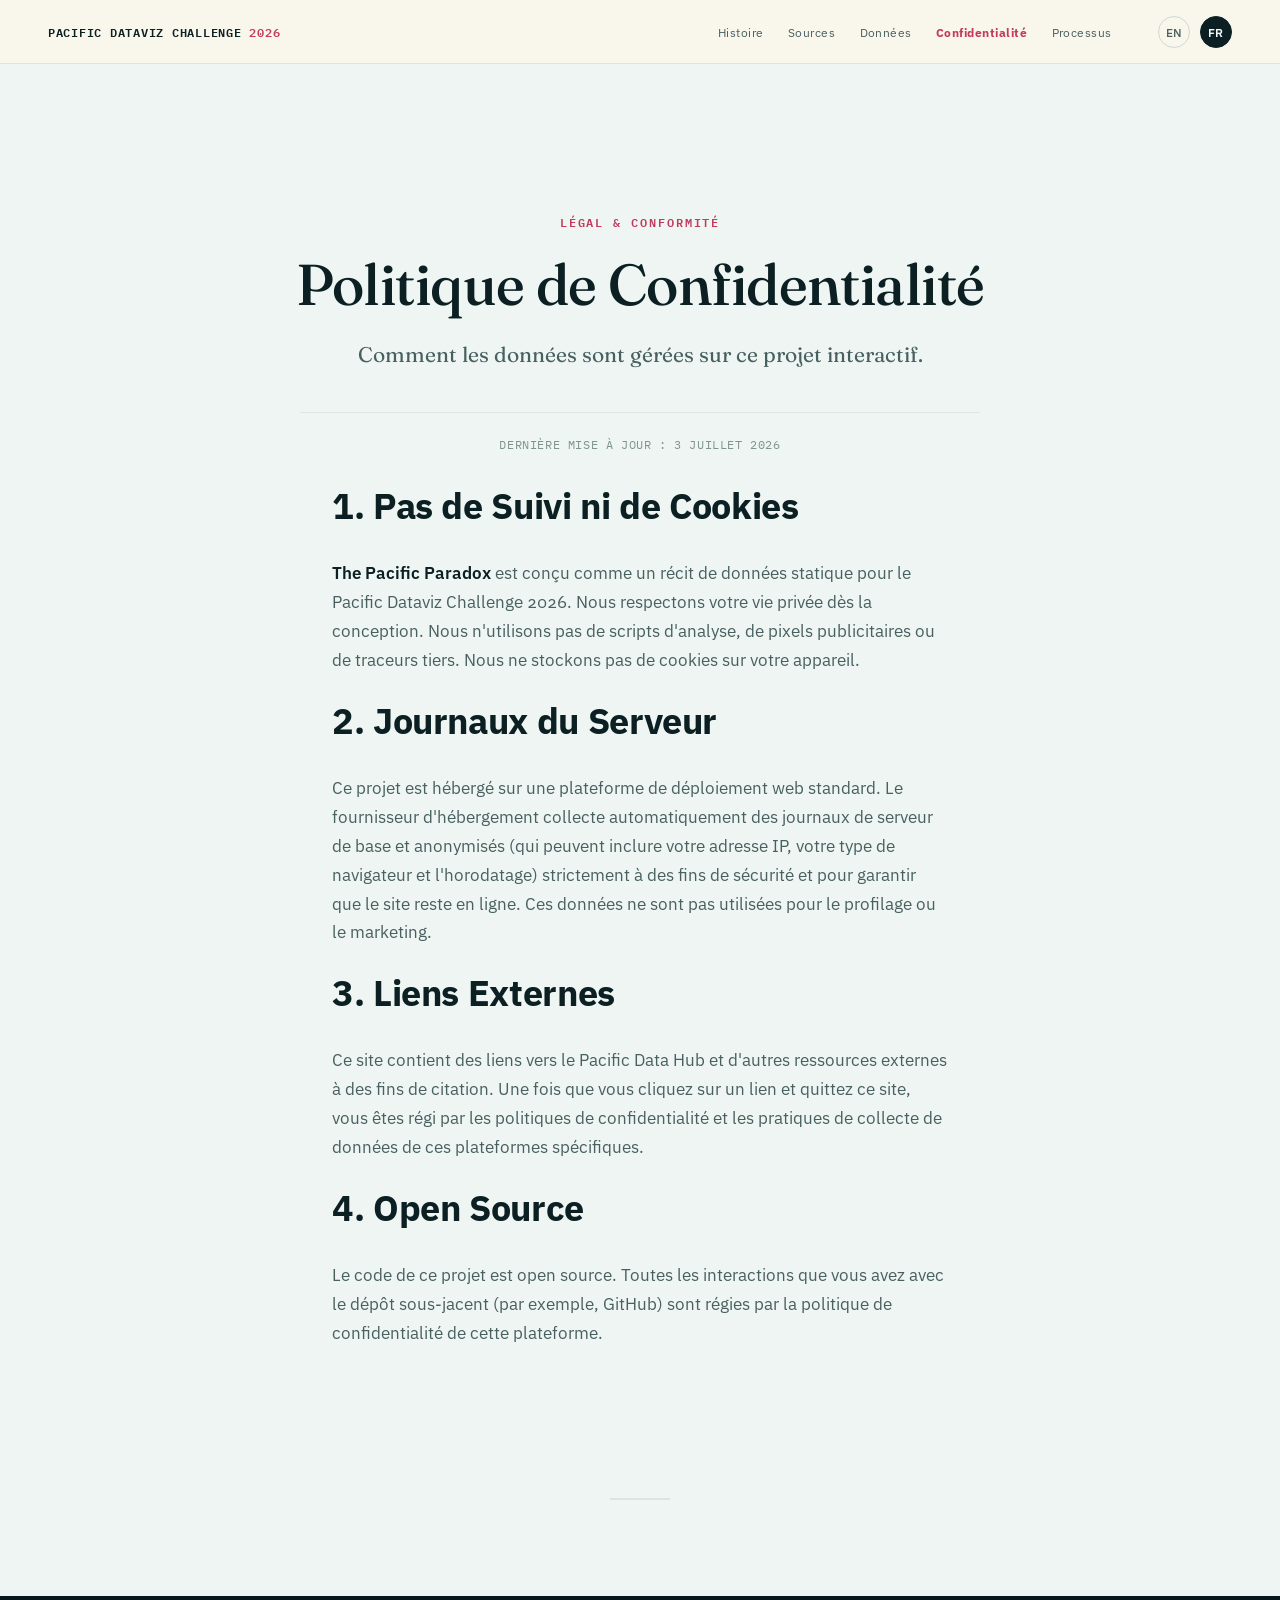
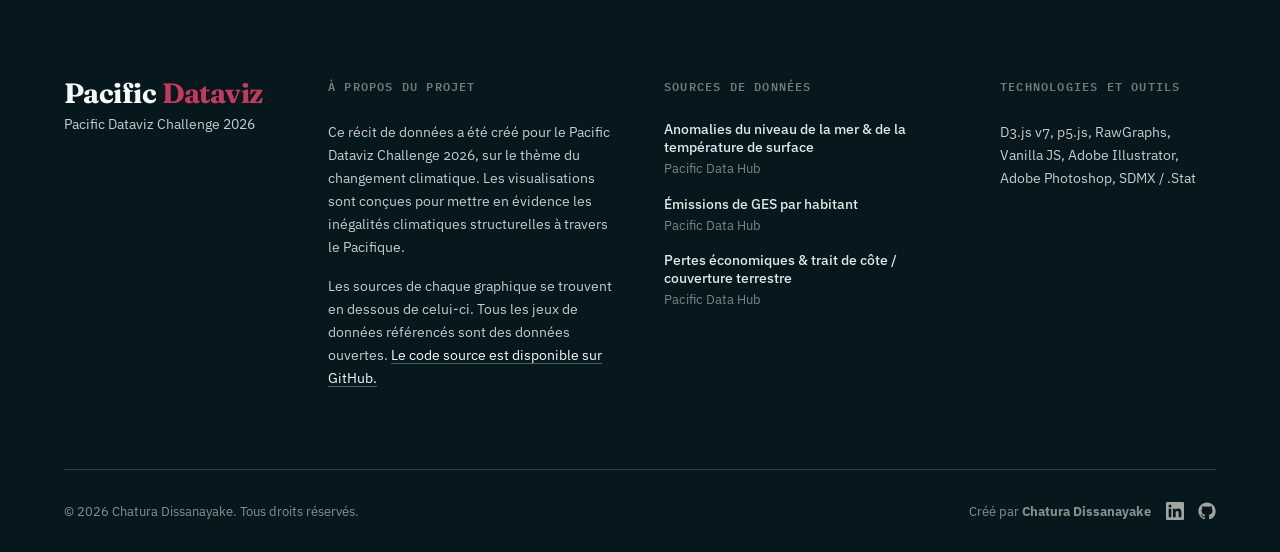
<file: privacy-fr.html>
<!DOCTYPE html>
<html lang="fr">
<head>
<meta charset="UTF-8">
<meta name="viewport" content="width=device-width, initial-scale=1.0">
<meta name="description" content="Politique de confidentialité pour le projet de visualisation de données The Pacific Paradox.">
<title>Politique de Confidentialité | Le Prix Climatique Injuste</title>
<link rel="preconnect" href="https://fonts.googleapis.com">
<link rel="preconnect" href="https://fonts.gstatic.com" crossorigin>
<link href="https://fonts.googleapis.com/css2?family=Fraunces:ital,opsz,wght@0,9..144,400;0,9..144,500;0,9..144,600;1,9..144,400&family=IBM+Plex+Sans:wght@400;500;600;700&family=IBM+Plex+Mono:wght@400;500;600&display=swap" rel="stylesheet">
<link rel="stylesheet" href="css/main.css">
<link rel="stylesheet" href="css/layout.css">
<link rel="stylesheet" href="css/components.css">
<style>
    /* Force the nav and language switcher to stay visible and in light-mode 
       since this page does not have the dark hero section to scroll past. */
    .editorial-nav {
        transform: translateY(0) !important;
        opacity: 1 !important;
        pointer-events: auto !important;
    }
    .global-lang-switch .lang-btn {
        border-color: #cdd8d4 !important;
        color: var(--ink-soft) !important;
    }
    .global-lang-switch .lang-btn.active {
        background-color: var(--ink) !important;
        color: var(--paper) !important;
        border-color: var(--ink) !important;
    }
    .global-lang-switch .lang-btn:hover:not(.active) {
        border-color: var(--ink) !important;
        color: var(--ink) !important;
    }
</style>
</head>
<body>
<a class="skip-link" href="#policy-content">Passer à la politique</a>

<div class="global-lang-switch">
    <a href="privacy.html" class="lang-btn" aria-label="English">EN</a>
    <a href="privacy-fr.html" class="lang-btn active" aria-label="Français">FR</a>
</div>

<nav class="editorial-nav">
    <a href="index-fr.html#kinetic-hero" class="nav-brand">Pacific Dataviz Challenge <span>2026</span></a>
    <div class="nav-links">
        <a href="index-fr.html#overview" class="nav-link-secondary">Histoire</a>
        <a href="index-fr.html#methodology" class="nav-link-secondary">Sources</a>
        <a href="index-fr.html#footer-sources" class="nav-link-secondary">Données</a>
        <a href="privacy-fr.html" class="nav-link-primary" aria-current="true">Confidentialité</a>
        <a href="https://medium.com/" target="_blank" rel="noopener" class="nav-link-secondary">Processus</a>
    </div>
</nav>

<main class="immersive-canvas" style="padding-top: 100px;">
    
    <header class="report-header" id="policy-content" style="padding-bottom: 2rem;">
        <span class="report-eyebrow">Légal & Conformité</span>
        <h1 class="report-main-title">Politique de Confidentialité</h1>
        <p class="report-standfirst">Comment les données sont gérées sur ce projet interactif.</p>
        <div class="meta-data-line">
            <span>Dernière mise à jour : 3 juillet 2026</span>
        </div>
    </header>

    <section class="article-section">
        <div class="article-copy">
            <h2 class="editorial-subhead">1. Pas de Suivi ni de Cookies</h2>
            <p><strong>The Pacific Paradox</strong> est conçu comme un récit de données statique pour le Pacific Dataviz Challenge 2026. Nous respectons votre vie privée dès la conception. Nous n'utilisons pas de scripts d'analyse, de pixels publicitaires ou de traceurs tiers. Nous ne stockons pas de cookies sur votre appareil.</p>

            <h2 class="editorial-subhead">2. Journaux du Serveur</h2>
            <p>Ce projet est hébergé sur une plateforme de déploiement web standard. Le fournisseur d'hébergement collecte automatiquement des journaux de serveur de base et anonymisés (qui peuvent inclure votre adresse IP, votre type de navigateur et l'horodatage) strictement à des fins de sécurité et pour garantir que le site reste en ligne. Ces données ne sont pas utilisées pour le profilage ou le marketing.</p>

            <h2 class="editorial-subhead">3. Liens Externes</h2>
            <p>Ce site contient des liens vers le Pacific Data Hub et d'autres ressources externes à des fins de citation. Une fois que vous cliquez sur un lien et quittez ce site, vous êtes régi par les politiques de confidentialité et les pratiques de collecte de données de ces plateformes spécifiques.</p>
            
            <h2 class="editorial-subhead">4. Open Source</h2>
            <p>Le code de ce projet est open source. Toutes les interactions que vous avez avec le dépôt sous-jacent (par exemple, GitHub) sont régies par la politique de confidentialité de cette plateforme.</p>
        </div>
    </section>

    <!-- ============ FOOTER ============ -->
    <footer class="terminal-footer">
        <svg class="footer-contours" viewBox="0 0 1440 420" preserveAspectRatio="none" aria-hidden="true">
            <!-- Contour paths handled by main.js if needed, or left empty for static design -->
        </svg>
        <div class="footer-main-grid">
            <div class="footer-col brand-col">
                <span class="footer-logo">Pacific <span>Dataviz</span></span>
                <span class="footer-sublogo">Pacific Dataviz Challenge 2026</span>
            </div>

            <div class="footer-col">
                <h4 class="footer-heading">À propos du projet</h4>
                <p class="footer-text">Ce récit de données a été créé pour le Pacific Dataviz Challenge 2026, sur le thème du changement climatique. Les visualisations sont conçues pour mettre en évidence les inégalités climatiques structurelles à travers le Pacifique.</p>
                <p class="footer-text">Les sources de chaque graphique se trouvent en dessous de celui-ci. Tous les jeux de données référencés sont des données ouvertes. <a href="#" class="footer-link">Le code source est disponible sur GitHub.</a></p>
            </div>

            <div class="footer-col" id="footer-sources">
                <h4 class="footer-heading">Sources de données</h4>
                <ul class="footer-list">
                    <li>
                        <strong>Anomalies du niveau de la mer &amp; de la température de surface</strong>
                        <span>Pacific Data Hub</span>
                    </li>
                    <li>
                        <strong>Émissions de GES par habitant</strong>
                        <span>Pacific Data Hub</span>
                    </li>
                    <li>
                        <strong>Pertes économiques &amp; trait de côte / couverture terrestre</strong>
                        <span>Pacific Data Hub</span>
                    </li>
                </ul>
            </div>

            <div class="footer-col">
                <h4 class="footer-heading">Technologies et outils</h4>
                <p class="footer-text">
                    D3.js v7, p5.js, RawGraphs, Vanilla JS, Adobe Illustrator, Adobe Photoshop, SDMX / .Stat
                </p>
            </div>
        </div>

        <div class="footer-bottom-bar">
            <div class="footer-bottom-left">
                <span>© 2026 Chatura Dissanayake. Tous droits réservés.</span>
            </div>
            <div class="footer-bottom-right">
                <span>Créé par <strong>Chatura Dissanayake</strong></span>
                <a href="https://linkedin.com" target="_blank" rel="noopener" aria-label="LinkedIn" class="social-icon">
                    <svg viewBox="0 0 24 24" width="18" height="18" fill="currentColor">
                        <path d="M20.447 20.452h-3.554v-5.569c0-1.328-.027-3.037-1.852-3.037-1.853 0-2.136 1.445-2.136 2.939v5.667H9.351V9h3.414v1.561h.046c.477-.9 1.637-1.85 3.37-1.85 3.601 0 4.267 2.37 4.267 5.455v6.286zM5.337 7.433a2.062 2.062 0 0 1-2.063-2.065 2.064 2.064 0 1 1 2.063 2.065zM7.119 20.452H3.554V9h3.565v11.452zM22.225 0H1.771C.792 0 0 .774 0 1.729v20.542C0 23.227.792 24 1.771 24h20.451C23.2 24 24 23.227 24 22.271V1.729C24 .774 23.2 0 22.222 0h.003z"/>
                    </svg>
                </a>
                <a href="https://github.com" target="_blank" rel="noopener" aria-label="GitHub" class="social-icon">
                    <svg viewBox="0 0 24 24" width="18" height="18" fill="currentColor">
                        <path d="M12 .5C5.73.5.5 5.73.5 12c0 5.08 3.29 9.39 7.86 10.91.57.1.79-.25.79-.55 0-.27-.01-1.16-.02-2.11-3.2.7-3.88-1.36-3.88-1.36-.52-1.34-1.28-1.7-1.28-1.7-1.05-.72.08-.7.08-.7 1.16.08 1.77 1.19 1.77 1.19 1.03 1.77 2.7 1.26 3.36.96.1-.75.4-1.26.73-1.55-2.55-.29-5.24-1.28-5.24-5.68 0-1.26.45-2.28 1.19-3.09-.12-.29-.52-1.46.11-3.04 0 0 .97-.31 3.18 1.18a11.1 11.1 0 0 1 5.79 0c2.2-1.49 3.17-1.18 3.17-1.18.64 1.58.24 2.75.12 3.04.74.81 1.18 1.83 1.18 3.09 0 4.41-2.69 5.38-5.25 5.67.41.36.78 1.06.78 2.14 0 1.54-.01 2.79-.01 3.17 0 .3.21.66.8.55A10.52 10.52 0 0 0 23.5 12C23.5 5.73 18.27.5 12 .5z"/>
                    </svg>
                </a>
            </div>
        </div>
    </footer>
</main>

<script src="js/utils.js"></script>
<script src="js/main.js"></script>
</body>
</html>
</file>
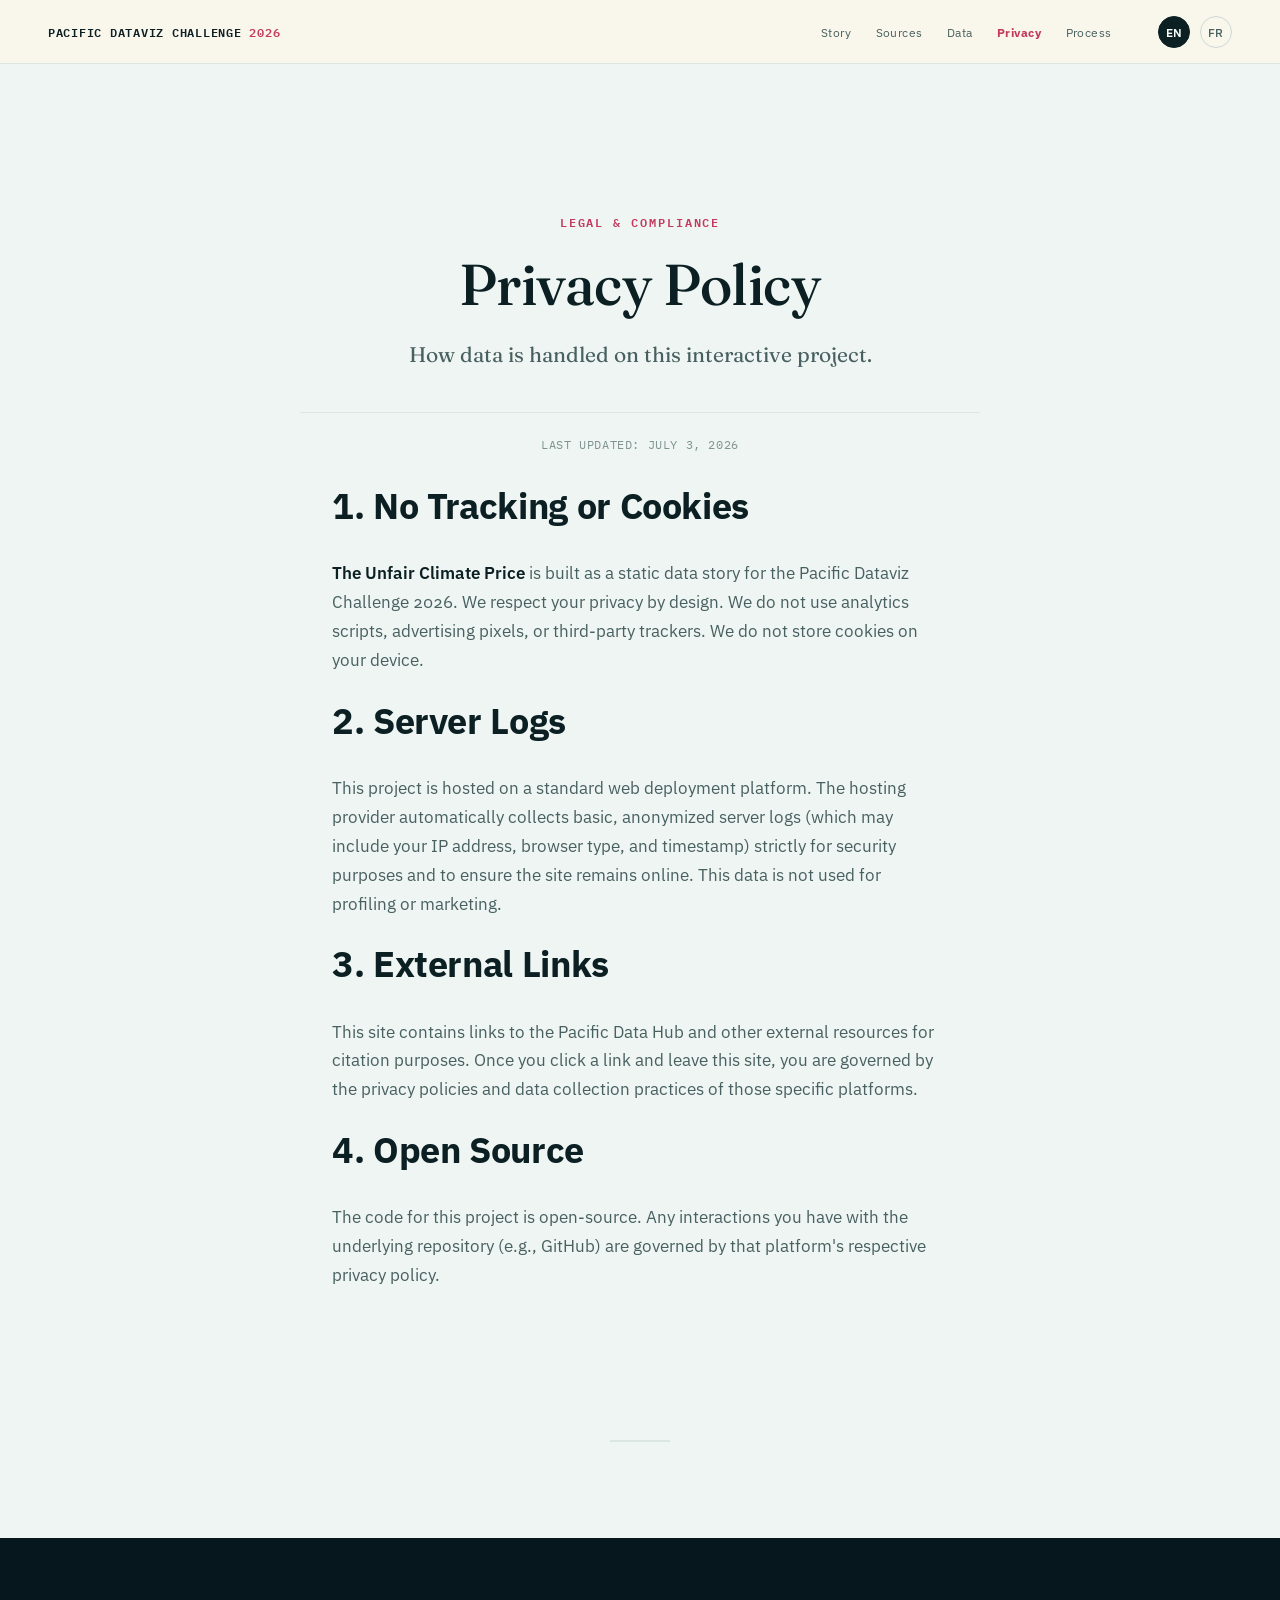
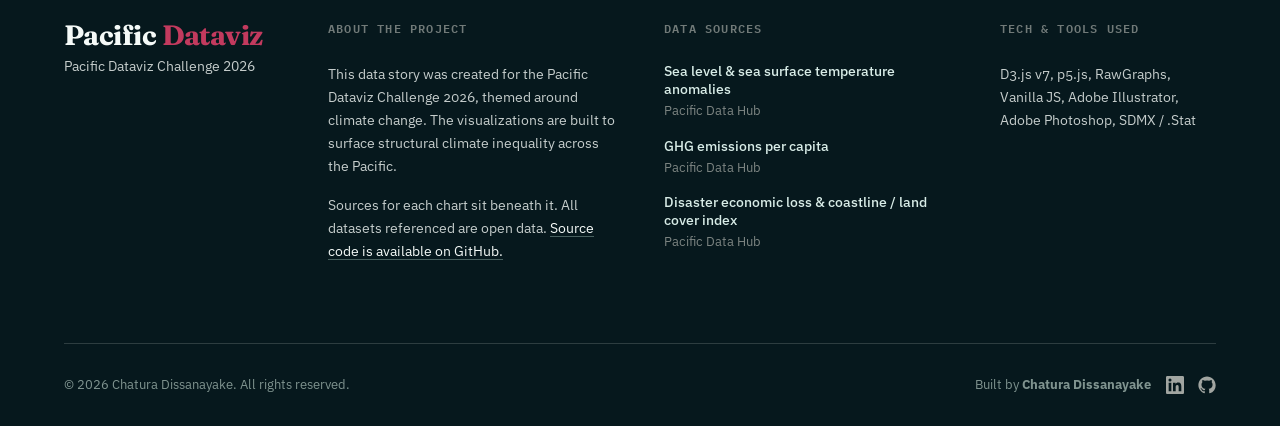
<file: privacy.html>
<!DOCTYPE html>
<html lang="en">
<head>
<meta charset="UTF-8">
<meta name="viewport" content="width=device-width, initial-scale=1.0">
<meta name="description" content="Privacy Policy for The Unfair Climate Price data visualization project.">
<title>Privacy Policy | The Unfair Climate Price</title>
<link rel="preconnect" href="https://fonts.googleapis.com">
<link rel="preconnect" href="https://fonts.gstatic.com" crossorigin>
<link href="https://fonts.googleapis.com/css2?family=Fraunces:ital,opsz,wght@0,9..144,400;0,9..144,500;0,9..144,600;1,9..144,400&family=IBM+Plex+Sans:wght@400;500;600;700&family=IBM+Plex+Mono:wght@400;500;600&display=swap" rel="stylesheet">
<link rel="stylesheet" href="css/main.css">
<link rel="stylesheet" href="css/layout.css">
<link rel="stylesheet" href="css/components.css">
<style>
    /* Force the nav and language switcher to stay visible and in light-mode 
       since this page does not have the dark hero section to scroll past. */
    .editorial-nav {
        transform: translateY(0) !important;
        opacity: 1 !important;
        pointer-events: auto !important;
    }
    .global-lang-switch .lang-btn {
        border-color: #cdd8d4 !important;
        color: var(--ink-soft) !important;
    }
    .global-lang-switch .lang-btn.active {
        background-color: var(--ink) !important;
        color: var(--paper) !important;
        border-color: var(--ink) !important;
    }
    .global-lang-switch .lang-btn:hover:not(.active) {
        border-color: var(--ink) !important;
        color: var(--ink) !important;
    }
</style>
</head>
<body>
<a class="skip-link" href="#policy-content">Skip to policy</a>

<div class="global-lang-switch">
    <a href="privacy.html" class="lang-btn active" aria-label="English">EN</a>
    <!-- Assuming you will create a privacy-fr.html, otherwise link back to index-fr.html -->
    <a href="index-fr.html" class="lang-btn" aria-label="Français">FR</a>
</div>

<nav class="editorial-nav">
    <a href="index.html#kinetic-hero" class="nav-brand">Pacific Dataviz Challenge <span>2026</span></a>
    <div class="nav-links">
        <a href="index.html#overview" class="nav-link-secondary">Story</a>
        <a href="index.html#methodology" class="nav-link-secondary">Sources</a>
        <a href="index.html#footer-sources" class="nav-link-secondary">Data</a>
        <a href="privacy.html" class="nav-link-primary" aria-current="true">Privacy</a>
        <a href="https://medium.com/" target="_blank" rel="noopener" class="nav-link-secondary">Process</a>
    </div>
</nav>

<main class="immersive-canvas" style="padding-top: 100px;">
    
    <header class="report-header" id="policy-content" style="padding-bottom: 2rem;">
        <span class="report-eyebrow">Legal & Compliance</span>
        <h1 class="report-main-title">Privacy Policy</h1>
        <p class="report-standfirst">How data is handled on this interactive project.</p>
        <div class="meta-data-line">
            <span>Last updated: July 3, 2026</span>
        </div>
    </header>

    <section class="article-section">
        <div class="article-copy">
            <h2 class="editorial-subhead">1. No Tracking or Cookies</h2>
            <p><strong>The Unfair Climate Price</strong> is built as a static data story for the Pacific Dataviz Challenge 2026. We respect your privacy by design. We do not use analytics scripts, advertising pixels, or third-party trackers. We do not store cookies on your device.</p>

            <h2 class="editorial-subhead">2. Server Logs</h2>
            <p>This project is hosted on a standard web deployment platform. The hosting provider automatically collects basic, anonymized server logs (which may include your IP address, browser type, and timestamp) strictly for security purposes and to ensure the site remains online. This data is not used for profiling or marketing.</p>

            <h2 class="editorial-subhead">3. External Links</h2>
            <p>This site contains links to the Pacific Data Hub and other external resources for citation purposes. Once you click a link and leave this site, you are governed by the privacy policies and data collection practices of those specific platforms.</p>
            
            <h2 class="editorial-subhead">4. Open Source</h2>
            <p>The code for this project is open-source. Any interactions you have with the underlying repository (e.g., GitHub) are governed by that platform's respective privacy policy.</p>
        </div>
    </section>

    <!-- ============ FOOTER ============ -->
    <footer class="terminal-footer">
        <svg class="footer-contours" viewBox="0 0 1440 420" preserveAspectRatio="none" aria-hidden="true">
            <!-- Contour paths handled by main.js if needed, or left empty for static design -->
        </svg>
        <div class="footer-main-grid">
            <div class="footer-col brand-col">
                <span class="footer-logo">Pacific <span>Dataviz</span></span>
                <span class="footer-sublogo">Pacific Dataviz Challenge 2026</span>
            </div>

            <div class="footer-col">
                <h4 class="footer-heading">About the project</h4>
                <p class="footer-text">This data story was created for the Pacific Dataviz Challenge 2026, themed around climate change. The visualizations are built to surface structural climate inequality across the Pacific.</p>
                <p class="footer-text">Sources for each chart sit beneath it. All datasets referenced are open data. <a href="#" class="footer-link">Source code is available on GitHub.</a></p>
            </div>

            <div class="footer-col">
                <h4 class="footer-heading">Data sources</h4>
                <ul class="footer-list">
                    <li>
                        <strong>Sea level &amp; sea surface temperature anomalies</strong>
                        <span>Pacific Data Hub</span>
                    </li>
                    <li>
                        <strong>GHG emissions per capita</strong>
                        <span>Pacific Data Hub</span>
                    </li>
                    <li>
                        <strong>Disaster economic loss &amp; coastline / land cover index</strong>
                        <span>Pacific Data Hub</span>
                    </li>
                </ul>
            </div>

            <div class="footer-col">
                <h4 class="footer-heading">Tech &amp; tools used</h4>
                <p class="footer-text">
                    D3.js v7, p5.js, RawGraphs, Vanilla JS, Adobe Illustrator, Adobe Photoshop, SDMX / .Stat
                </p>
            </div>
        </div>

        <div class="footer-bottom-bar">
            <div class="footer-bottom-left">
                <span>© 2026 Chatura Dissanayake. All rights reserved.</span>
            </div>
            <div class="footer-bottom-right">
                <span>Built by <strong>Chatura Dissanayake</strong></span>
                <a href="https://linkedin.com" target="_blank" rel="noopener" aria-label="LinkedIn" class="social-icon">
                    <svg viewBox="0 0 24 24" width="18" height="18" fill="currentColor">
                        <path d="M20.447 20.452h-3.554v-5.569c0-1.328-.027-3.037-1.852-3.037-1.853 0-2.136 1.445-2.136 2.939v5.667H9.351V9h3.414v1.561h.046c.477-.9 1.637-1.85 3.37-1.85 3.601 0 4.267 2.37 4.267 5.455v6.286zM5.337 7.433a2.062 2.062 0 0 1-2.063-2.065 2.064 2.064 0 1 1 2.063 2.065zM7.119 20.452H3.554V9h3.565v11.452zM22.225 0H1.771C.792 0 0 .774 0 1.729v20.542C0 23.227.792 24 1.771 24h20.451C23.2 24 24 23.227 24 22.271V1.729C24 .774 23.2 0 22.222 0h.003z"/>
                    </svg>
                </a>
                <a href="https://github.com" target="_blank" rel="noopener" aria-label="GitHub" class="social-icon">
                    <svg viewBox="0 0 24 24" width="18" height="18" fill="currentColor">
                        <path d="M12 .5C5.73.5.5 5.73.5 12c0 5.08 3.29 9.39 7.86 10.91.57.1.79-.25.79-.55 0-.27-.01-1.16-.02-2.11-3.2.7-3.88-1.36-3.88-1.36-.52-1.34-1.28-1.7-1.28-1.7-1.05-.72.08-.7.08-.7 1.16.08 1.77 1.19 1.77 1.19 1.03 1.77 2.7 1.26 3.36.96.1-.75.4-1.26.73-1.55-2.55-.29-5.24-1.28-5.24-5.68 0-1.26.45-2.28 1.19-3.09-.12-.29-.52-1.46.11-3.04 0 0 .97-.31 3.18 1.18a11.1 11.1 0 0 1 5.79 0c2.2-1.49 3.17-1.18 3.17-1.18.64 1.58.24 2.75.12 3.04.74.81 1.18 1.83 1.18 3.09 0 4.41-2.69 5.38-5.25 5.67.41.36.78 1.06.78 2.14 0 1.54-.01 2.79-.01 3.17 0 .3.21.66.8.55A10.52 10.52 0 0 0 23.5 12C23.5 5.73 18.27.5 12 .5z"/>
                    </svg>
                </a>
            </div>
        </div>
    </footer>
</main>

<script src="js/utils.js"></script>
<script src="js/main.js"></script>
<!-- Note: data.js and animations.js aren't strictly needed for this text page, 
     so leaving them out saves bandwidth. -->
</body>
</html>
</file>
<file: css/main.css>
/* ============================================================
   THE PACIFIC PARADOX — design tokens
   Palette is built from the subject, not a template: deep lagoon
   navy for night/ocean passages, cool seafoam for the reading
   surface, a rose-red for loss/damage data and a lagoon teal for
   ecosystem/resilience data. Gold is reserved for small emphasis.
   ============================================================ */
:root {
    /* surfaces */
    --bg-paper: #eef5f3;
    --bg-paper-soft: #e1ece8;
    --bg-deep: #06181d;
    --bg-deep-soft: #0f2c34;

    /* ink */
    --ink: #0c2024;
    --ink-soft: #48605f;
    --ink-faint: #7f938f;
    --paper: #f5faf8;
    --paper-soft: rgba(245, 250, 248, 0.8);

    /* accents — rose for cost/loss, teal for ecosystem/resilience, gold for emphasis */
    --accent-coral: #c23a5e;
    --accent-coral-soft: #f2dbe2;
    --accent-teal: #12796f;
    --accent-teal-soft: #d8ece7;
    --accent-gold: #c79a3d;

    /* structure */
    --line: #dbe6e1;
    --line-on-dark: rgba(245, 250, 248, 0.16);

    /* type */
    --font-display: 'Fraunces', 'Times New Roman', serif;
    --font-sans: 'IBM Plex Sans', 'Helvetica Neue', Arial, sans-serif;
    --font-mono: 'IBM Plex Mono', ui-monospace, monospace;
    --ease-editorial: cubic-bezier(0.16, 1, 0.3, 1);
}

* {
    margin: 0;
    padding: 0;
    box-sizing: border-box;
}
html {
    scroll-behavior: smooth;
}
body {
    font-family: var(--font-sans);
    color: var(--ink);
    background-color: var(--bg-paper);
    -webkit-font-smoothing: antialiased;
}
h1, h2, h3 {
    font-family: var(--font-display);
    font-weight: 500;
    line-height: 1.15;
    letter-spacing: -0.01em;
}
p {
    font-variant-numeric: oldstyle-nums;
}
a {
    color: inherit;
    text-decoration: none;
    transition: color 0.2s ease;
}
a:focus-visible,
button:focus-visible,
[tabindex]:focus-visible {
    outline: 2px solid var(--accent-coral);
    outline-offset: 3px;
    border-radius: 2px;
}
button {
    font-family: inherit;
}
.sr-only {
    position: absolute;
    width: 1px;
    height: 1px;
    padding: 0;
    margin: -1px;
    overflow: hidden;
    clip: rect(0, 0, 0, 0);
    white-space: nowrap;
    border: 0;
}
.skip-link {
    position: fixed;
    top: -100px;
    left: 1rem;
    z-index: 3000;
    background: var(--ink);
    color: var(--paper);
    padding: 0.75rem 1.25rem;
    font-size: 0.85rem;
    font-weight: 600;
    border-radius: 2px;
    transition: top 0.2s var(--ease-editorial);
}
.skip-link:focus {
    top: 1rem;
    color: var(--paper);
}

/* ---- Hero kinetic type (decorative — the real <h1> lives in the masthead) ---- */
.hero-kicker {
    font-family: var(--font-mono);
    font-size: clamp(0.68rem, 0.62rem + 0.2vw, 0.78rem);
    font-weight: 500;
    letter-spacing: 0.18em;
    text-transform: uppercase;
    color: var(--accent-gold);
    margin-bottom: 1.75rem;
}
.hero-title {
    font-family: var(--font-display);
    font-size: clamp(2rem, 1.5rem + 4vw, 5.5rem);
    font-weight: 500;
    color: var(--paper);
    line-height: 1.1;
    letter-spacing: -0.02em;
    white-space: nowrap;
}
.hero-dek {
    font-family: var(--font-display);
    font-weight: 400;
    font-size: clamp(1.5rem, 1.1rem + 1.8vw, 2.5rem);
    line-height: 1.4;
    color: var(--paper);
    max-width: 40rem;
}

@media (prefers-reduced-motion: reduce) {
    html {
        scroll-behavior: auto;
    }
    *,
    *::before,
    *::after {
        animation-duration: 0.001ms !important;
        animation-iteration-count: 1 !important;
        transition-duration: 0.001ms !important;
        scroll-behavior: auto !important;
    }
}
</file>
<file: css/layout.css>
/* ============================================================
   LAYOUT — structure & rhythm
   ============================================================ */

/* Mobile blocker and restrictive media queries removed for accessibility */

.progress-container {
    position: fixed;
    top: 0;
    left: 0;
    width: 100%;
    height: 3px;
    background: transparent;
    z-index: 2000;
}
.progress-bar {
    height: 100%;
    background: var(--accent-coral);
    width: 0%;
    transition: width 0.1s ease-out;
}

/* ---- Nav ---- */
.editorial-nav {
    position: fixed;
    top: 0;
    width: 100%;
    height: 64px;
    display: flex;
    justify-content: space-between;
    align-items: center;
    padding: 0 3rem;
    font-size: 0.78rem;
    font-weight: 600;
    letter-spacing: 0.04em;
    z-index: 1000;
    background: rgba(250, 246, 236, 0.92);
    backdrop-filter: blur(10px);
    border-bottom: 1px solid var(--line);
    transform: translateY(-100%);
    opacity: 0;
    pointer-events: none;
    transition: transform 0.5s var(--ease-editorial), opacity 0.5s;
    will-change: transform, opacity;
}
.editorial-nav.is-visible {
    transform: translateY(0);
    opacity: 1;
    pointer-events: auto;
}
.nav-brand {
    font-family: var(--font-mono);
    text-transform: uppercase;
    letter-spacing: 0.06em;
    color: var(--ink);
}
.nav-brand span {
    color: var(--accent-coral);
}
.nav-links {
    display: flex;
    gap: 1.5rem;
    align-items: center;
    padding-right: 120px; /* Prevents overlap with the fixed highlighted lang switch */
}
.nav-links a {
    padding: 0.4rem 0;
    position: relative;
    transition: opacity 0.2s;
}
.nav-links a:hover {
    opacity: 0.7;
}
.nav-link-primary {
    font-weight: 700;
    color: var(--ink);
}
.nav-link-secondary {
    font-weight: 400;
    color: var(--ink-soft);
}
.nav-link-primary[aria-current="true"] {
    color: var(--accent-coral);
}

.nav-divider {
    width: 1px;
    height: 14px;
    background-color: var(--line);
    margin: 0 0.5rem;
}

.global-lang-switch {
    position: fixed;
    top: 0;
    right: 3rem;
    height: 64px; /* Matches exact nav bar height */
    z-index: 1001;
    display: flex;
    gap: 0.6rem; /* Tighter gap for the circles */
    align-items: center;
    font-family: var(--font-sans);
    font-size: 0.75rem;
    letter-spacing: 0.03em;
}

.lang-btn {
    display: flex;
    align-items: center;
    justify-content: center;
    width: 32px;
    height: 32px;
    border-radius: 50%;
    border: 1px solid rgba(245, 250, 248, 0.6);
    color: rgba(245, 250, 248, 0.9);
    font-weight: 500;
    transition: all 0.2s ease;
}

.lang-btn.active {
    background-color: var(--paper);
    color: var(--bg-deep);
    border-color: var(--paper);
    font-weight: 600;
}

.lang-btn:hover:not(.active) {
    border-color: var(--paper);
    color: var(--paper);
}

/* Light mode inversion when nav slides down */
.global-lang-switch.in-nav-mode .lang-btn {
    border-color: #cdd8d4; /* Slightly darker than standard line for visibility */
    color: var(--ink-soft);
}
.global-lang-switch.in-nav-mode .lang-btn.active {
    background-color: var(--ink);
    color: var(--paper);
    border-color: var(--ink);
}
.global-lang-switch.in-nav-mode .lang-btn:hover:not(.active) {
    border-color: var(--ink);
    color: var(--ink);
}

/* ---- Hero runway ---- */
.scroll-runway {
    position: relative;
    width: 100%;
}
.hero-runway {
    height: 400vh;
    background: var(--bg-deep);
}
.sticky-frame {
    position: sticky;
    top: 0;
    width: 100%;
    height: 100vh;
    display: flex;
    align-items: center;
    justify-content: center;
    overflow: hidden;
}
.hero-tide {
    position: absolute;
    inset: 0;
    width: 100%;
    height: 100%;
    z-index: 1;
}
.tide-field {
    position: absolute;
    inset: 0;
    width: 100%;
    height: 100%;
}
.tide-readout {
    position: absolute;
    left: 50%;
    bottom: 6vh;
    transform: translateX(-50%);
    display: flex;
    align-items: baseline;
    gap: 0.6rem;
    font-family: var(--font-mono);
    z-index: 2;
}

/* ---- Masthead ---- */
.report-header {
    width: 100%;
    max-width: 780px;
    margin: 0 auto;
    padding: 7rem 2rem 5rem 2rem;
    display: flex;
    flex-direction: column;
    align-items: center;
    text-align: center;
}

/* ---- Central figure (main / creative chart placeholder) ---- */
.central-figure {
    width: 100%;
    background: var(--bg-deep);
    color: var(--paper);
    padding: 6rem 2rem 7rem 2rem;
    margin-bottom: 6rem;
    display: flex;
    flex-direction: column;
    align-items: center;
}
.central-figure-head {
    width: 100%;
    max-width: 680px;
    text-align: center;
    margin-bottom: 3rem;
}
.central-chart-canvas {
    width: 100%;
    max-width: 1100px;
    height: 68vh;
    min-height: 460px;
}

/* ---- Article sections ---- */
.article-section {
    width: 100%;
    display: flex;
    flex-direction: column;
    align-items: center;
    margin-bottom: 6rem;
    padding-bottom: 5rem;
    position: relative;
}
.article-section::after {
    content: '';
    position: absolute;
    bottom: 0;
    left: 50%;
    transform: translateX(-50%);
    width: 60px;
    height: 2px;
    background-color: var(--line);
}
.article-copy {
    width: 100%;
    max-width: 680px;
    margin-bottom: 3rem;
    padding: 0 2rem;
}
.article-graphic {
    width: 100%;
    display: flex;
    flex-direction: column;
    align-items: center;
}
.chart-canvas {
    width: 100%;
    max-width: 960px; /* Constrains chart on ultrawide monitors */
    height: 60vh;
    min-height: 500px;
    display: flex;
    align-items: center;
    justify-content: center;
    margin: 0 auto 1.5rem auto;
}
.chart-canvas.full-bleed-canvas {
    max-width: none; /* Let the full bleed stretch normally */
    width: 100%;
    height: 80vh;
    min-height: 600px;
    position: relative;
    background: var(--bg-paper-soft);
    padding: 3rem 0;
}
.chart-canvas svg {
    width: 100%;
    height: 100%;
    max-height: 100%; /* Prevents SVG from overflowing vertically */
    display: block;
    overflow: visible;
}

/* ---- Media placeholders (photo / video / map) ---- */
.bleed-media {
    width: 100%;
    position: relative;
    margin-top: 3rem;
    margin-bottom: 4rem;
    display: flex;
    flex-direction: column;
    align-items: center;
}
.feature-media {
    width: 100%;
    height: 68vh;
    min-height: 440px;
    position: relative;
}
.media-gallery {
    width: 100%;
    max-width: 1000px;
    margin: 0 auto 5rem auto;
    padding: 0 2rem;
    display: grid;
    grid-template-columns: repeat(6, 1fr);
    grid-auto-rows: 11vw;
    gap: 0.85rem;
}
.media-gallery .media-tile:nth-child(1) { grid-column: span 4; grid-row: span 2; }
.media-gallery .media-tile:nth-child(2) { grid-column: span 2; grid-row: span 1; }
.media-gallery .media-tile:nth-child(3) { grid-column: span 2; grid-row: span 1; }
.media-gallery .media-tile:nth-child(4) { grid-column: span 3; grid-row: span 1; }
.media-gallery .media-tile:nth-child(5) { grid-column: span 3; grid-row: span 1; }

/* ---- Narrative bridge ---- */
.narrative-bridge {
    position: relative;
    width: 100%;
    background: transparent;
    color: var(--ink);
    padding: 8vh 2rem;
    margin: 4vh 0;
    display: flex;
    justify-content: center;
    overflow: hidden;
}
.narrative-bridge::before {
    content: '\201C';
    position: absolute;
    top: 50%;
    left: 50%;
    transform: translate(-50%, -40%);
    font-family: var(--font-display);
    font-size: 20rem;
    color: var(--accent-gold);
    opacity: 0.12;
    z-index: 0;
    line-height: 1;
}
.narrative-bridge p {
    position: relative;
    z-index: 1;
    max-width: 800px;
    text-align: center;
    font-family: var(--font-display);
    font-style: italic;
    font-size: clamp(1.5rem, 1.1rem + 1.2vw, 2.1rem);
    line-height: 1.55;
}

/* ---- Methodology ---- */
.methodology-section {
    width: 100%;
    max-width: 780px;
    margin: 0 auto 6rem auto;
    padding: 0 2rem;
}

/* ---- Footer ---- */
.terminal-footer {
    position: relative;
    width: 100%;
    background-color: var(--bg-deep);
    color: var(--paper);
    padding: 5rem 4rem 2rem 4rem;
    overflow: hidden;
}
.footer-main-grid {
    position: relative;
    z-index: 1;
    display: grid;
    grid-template-columns: 1.5fr 2fr 2fr 1.5fr;
    gap: 3rem;
    max-width: 1400px;
    margin: 0 auto 4rem auto;
}
.footer-bottom-bar {
    position: relative;
    z-index: 1;
    max-width: 1400px;
    margin: 0 auto;
    padding-top: 2rem;
    border-top: 1px solid var(--line-on-dark);
    display: flex;
    justify-content: space-between;
    align-items: center;
    font-family: var(--font-sans);
    font-size: 0.8rem;
    color: var(--ink-faint);
}
.footer-bottom-right {
    display: flex;
    align-items: center;
    gap: 0.9rem;
}

@media (max-width: 1024px) {
    .editorial-nav { padding: 0 1.5rem; }
    .global-lang-switch { right: 1.5rem; }
    .article-section {
        margin: 0 auto 5rem auto;
    }
    .article-copy {
        padding: 0 1.5rem;
    }
    .footer-main-grid {
        grid-template-columns: 1fr 1fr;
    }
    .chart-canvas {
        height: 45vh;
        min-height: 400px;
    }
    .central-chart-canvas {
        height: 50vh;
        min-height: 380px;
    }
    .editorial-nav {
        padding: 1.1rem 1.5rem;
    }
    .narrative-bridge {
        padding: 8vh 1.5rem;
        margin: 6vh 0;
    }
    .media-gallery {
        grid-template-columns: repeat(4, 1fr);
        grid-auto-rows: 16vw;
    }
    .media-gallery .media-tile:nth-child(1) { grid-column: span 4; grid-row: span 2; }
    .media-gallery .media-tile:nth-child(2) { grid-column: span 2; }
    .media-gallery .media-tile:nth-child(3) { grid-column: span 2; }
    .media-gallery .media-tile:nth-child(4) { grid-column: span 2; }
    .media-gallery .media-tile:nth-child(5) { grid-column: span 2; }
}

@media (max-width: 560px) {
    .editorial-nav { height: 56px; padding: 0 1rem; }
    .global-lang-switch { top: 0; height: 56px; right: 1.25rem; font-size: 0.8rem; gap: 0.6rem; }
    .nav-links { padding-right: 80px; gap: 0.8rem; }
    .nav-brand {
        font-size: 0.68rem;
    }
    .nav-links {
        gap: 0.15rem;
    }
    .nav-links a {
        padding: 0.5rem 0.55rem;
    }
    .report-header {
        padding: 5rem 1.5rem 3.5rem 1.5rem;
    }
    .central-figure {
        padding: 4rem 1.25rem 5rem 1.25rem;
    }
    .media-gallery {
        grid-template-columns: repeat(2, 1fr);
        grid-auto-rows: 32vw;
    }
    .media-gallery .media-tile:nth-child(1),
    .media-gallery .media-tile:nth-child(2),
    .media-gallery .media-tile:nth-child(3),
    .media-gallery .media-tile:nth-child(4),
    .media-gallery .media-tile:nth-child(5) {
        grid-column: span 2;
        grid-row: span 1;
    }
    .footer-bottom-bar {
        flex-direction: column;
        gap: 0.75rem;
        align-items: flex-start;
    }
}
</file>
<file: css/components.css>
/* ============================================================
   COMPONENTS
   ============================================================ */

/* ---- Ambient contour lines (hero + footer bookend) ---- */
.contour-set path {
    fill: none;
    stroke: var(--accent-teal);
    stroke-width: 1;
    opacity: 0.22;
}
.contour-set path:nth-child(1) { animation: driftLeft 46s linear infinite; }
.contour-set path:nth-child(2) { animation: driftRight 54s linear infinite; opacity: 0.16; }
.contour-set path:nth-child(3) { animation: driftLeft 62s linear infinite; opacity: 0.26; stroke: var(--accent-gold); }
.contour-set path:nth-child(4) { animation: driftRight 50s linear infinite; opacity: 0.14; }
.contour-set path:nth-child(5) { animation: driftLeft 58s linear infinite; opacity: 0.2; }
@keyframes driftLeft {
    from { transform: translateX(0); }
    to { transform: translateX(-260px); }
}
@keyframes driftRight {
    from { transform: translateX(-260px); }
    to { transform: translateX(0); }
}
.footer-contours {
    position: absolute;
    inset: 0;
    width: 100%;
    height: 100%;
    z-index: 0;
    opacity: 0.5;
}

/* ---- Hero tide signature ---- */
.tide-island {
    fill: var(--bg-deep-soft);
    stroke: var(--line-on-dark);
    stroke-width: 1;
    transition: opacity 0.3s ease;
}
.tide-water {
    transition: y 0.05s linear, height 0.05s linear;
}
.tide-readout-label {
    font-size: 0.66rem;
    letter-spacing: 0.14em;
    text-transform: uppercase;
    color: rgba(244, 241, 232, 0.55);
}
.tide-readout-value {
    font-size: 0.95rem;
    font-weight: 600;
    color: var(--accent-gold);
    font-variant-numeric: tabular-nums;
}

.hero-sequence {
    /* Stacks all three hero frames directly on top of one another so the
       scroll-driven cross-fade in main.js actually overlaps instead of
       laying the frames out side by side as flex siblings. `inset: 0` plus
       `margin: 0 auto` centers the capped-width box on both axes without
       using `transform`, which main.js sets directly on these elements
       for the scale/translate effects. */
    position: absolute;
    inset: 0;
    margin: 0 auto;
    z-index: 2;
    display: flex;
    flex-direction: column;
    align-items: center;
    justify-content: center;
    text-align: center;
    width: 100%;
    max-width: 900px;
    padding: 0 2rem;
    color: var(--paper);
    will-change: transform, opacity;
}
.hidden-sequence {
    opacity: 0;
}
.scroll-indicator {
    position: absolute;
    bottom: -15vh;
    display: flex;
    flex-direction: column;
    align-items: center;
    gap: 1rem;
    font-family: var(--font-mono);
    font-size: 0.68rem;
    letter-spacing: 0.15em;
    text-transform: uppercase;
    color: rgba(244, 241, 232, 0.65);
}
@keyframes scrollLine {
    0% { transform: scaleY(0); transform-origin: top; }
    50% { transform: scaleY(1); transform-origin: top; }
    50.1% { transform: scaleY(1); transform-origin: bottom; }
    100% { transform: scaleY(0); transform-origin: bottom; }
}
.scroll-indicator .line {
    width: 1px;
    height: 50px;
    background: linear-gradient(var(--accent-gold), transparent);
    animation: scrollLine 2s cubic-bezier(0.645, 0.045, 0.355, 1) infinite;
}

/* ---- Masthead ---- */
.report-eyebrow {
    font-family: var(--font-mono);
    font-size: 0.75rem;
    font-weight: 600;
    letter-spacing: 0.16em;
    text-transform: uppercase;
    color: var(--accent-coral);
    margin-bottom: 1.25rem;
}
.report-main-title {
    font-size: clamp(2.4rem, 1.7rem + 2.6vw, 3.6rem);
    color: var(--ink);
    margin-bottom: 1.25rem;
}
.report-standfirst {
    font-family: var(--font-display);
    font-size: clamp(1.1rem, 1rem + 0.4vw, 1.35rem);
    font-weight: 400;
    color: var(--ink-soft);
    line-height: 1.6;
    max-width: 42rem;
}
.meta-data-line {
    display: flex;
    align-items: center;
    justify-content: center;
    flex-wrap: wrap;
    font-family: var(--font-mono);
    font-size: 0.75rem;
    color: var(--ink-faint);
    text-transform: uppercase;
    letter-spacing: 0.05em;
    margin-top: 2.5rem;
    border-top: 1px solid var(--line);
    padding-top: 1.5rem;
    width: 100%;
    max-width: 680px;
}
.meta-data-line a:hover {
    color: var(--accent-coral);
}
.meta-divider {
    width: 4px;
    height: 4px;
    background-color: var(--accent-coral);
    margin: 0 1rem;
    border-radius: 50%;
}

/* ---- Central figure placeholder ---- */
.central-figure-head .editorial-kicker { color: var(--accent-gold); }
.central-figure-head .editorial-subhead { color: var(--paper); }
.central-figure-head p {
    font-size: 1.0625rem;
    line-height: 1.7;
    color: rgba(244, 241, 232, 0.75);
}
.canvas-placeholder {
    position: relative;
    width: 100%;
    height: 100%;
    display: flex;
    align-items: flex-end;
    border-radius: 4px;
    overflow: hidden;
}
.canvas-placeholder img {
    position: absolute;
    inset: 0;
    width: 100%;
    height: 100%;
    object-fit: cover;
    z-index: 0;
}
.canvas-placeholder .placeholder-copy {
    position: relative;
    z-index: 1;
    width: 100%;
    display: flex;
    flex-direction: column;
    gap: 0.5rem;
    text-align: center;
    align-items: center;
    padding: 2.5rem 2rem 2rem 2rem;
    background: linear-gradient(to top, rgba(6, 24, 29, 0.88), transparent);
}
.placeholder-title {
    font-family: var(--font-mono);
    font-size: 0.8rem;
    font-weight: 600;
    letter-spacing: 0.06em;
    text-transform: uppercase;
    color: var(--paper);
}
.placeholder-sub {
    font-size: 0.9rem;
    color: rgba(245, 250, 248, 0.7);
    max-width: 26rem;
}

/* ---- Section copy ---- */
.editorial-kicker {
    font-family: var(--font-mono);
    font-size: 0.75rem;
    font-weight: 600;
    letter-spacing: 0.1em;
    color: var(--accent-coral);
    text-transform: uppercase;
    display: block;
    margin-bottom: 1rem;
}
.editorial-subhead {
    font-family: var(--font-sans);
    font-size: clamp(1.75rem, 1.5rem + 1vw, 2.25rem);
    font-weight: 700;
    letter-spacing: -0.01em;
    color: var(--ink);
    margin-bottom: 2rem;
    line-height: 1.2;
}
.article-copy p {
    font-size: 1.0625rem;
    line-height: 1.7;
    color: var(--ink-soft);
    margin-bottom: 1.5rem;
}
.article-copy p strong {
    color: var(--ink);
    font-weight: 600;
}
.source-caption {
    font-family: var(--font-mono);
    font-size: 0.76rem;
    color: var(--ink-faint);
    letter-spacing: 0.01em;
    text-align: left;
    width: 100%;
    max-width: 1000px;
    padding-top: 1rem;
    padding-left: 2rem;
    padding-right: 2rem;
    border-top: 1px solid var(--line);
    margin: 1rem auto 0 auto;
}
.bleed-caption-source {
    padding-left: 2rem;
    padding-right: 2rem;
}
.bleed-caption {
    width: 100%;
    max-width: 1000px;
    padding: 1rem 2rem 0 2rem;
    font-family: var(--font-mono);
    font-size: 0.75rem;
    color: var(--ink-faint);
    text-align: right;
}

/* ---- Interactive Flip Cards ---- */
.flip-card-grid {
    width: 100%;
    max-width: 1200px; /* Widened slightly to fit 4 columns perfectly */
    margin: 0 auto 5rem auto;
    padding: 0 2rem;
    display: grid;
    grid-template-columns: repeat(4, 1fr); /* Exactly 4 cards in one row */
    gap: 1.5rem;
}
.flip-card {
    background-color: transparent;
    height: 360px; /* Doubled height */
    perspective: 1000px;
    cursor: pointer;
}
.flip-card-inner {
    position: relative;
    width: 100%;
    height: 100%;
    text-align: center;
    transition: transform 0.6s cubic-bezier(0.4, 0, 0.2, 1);
    transform-style: preserve-3d;
}
.flip-card.flipped .flip-card-inner {
    transform: rotateY(180deg);
}
.flip-card-front, .flip-card-back {
    position: absolute;
    width: 100%;
    height: 100%;
    -webkit-backface-visibility: hidden;
    backface-visibility: hidden;
    display: flex;
    flex-direction: column;
    align-items: center;
    justify-content: center;
    padding: 2rem;
    border-radius: 4px;
    border: 1px solid var(--line);
}
.flip-card-front {
    background-color: var(--bg-paper-soft);
    color: var(--ink);
}
.flip-card-front .card-title {
    font-family: var(--font-display);
    font-size: 2.2rem;
    margin-bottom: 1rem;
}
.flip-card-front .card-sub {
    font-family: var(--font-mono);
    font-size: 0.9rem;
    color: var(--ink-soft);
    text-transform: uppercase;
    letter-spacing: 0.05em;
}
.flip-card-back {
    background-color: var(--ink);
    color: var(--paper);
    transform: rotateY(180deg);
}
.flip-card-back.guilty {
    background-color: var(--accent-coral);
}
.flip-card-back .answer {
    font-family: var(--font-mono);
    font-size: 1.5rem;
    font-weight: 600;
    color: var(--accent-gold);
    margin-bottom: 1.25rem;
    text-transform: uppercase;
}
.flip-card-back.guilty .answer {
    color: var(--paper);
}
.flip-card-back p {
    font-size: 1.15rem;
    line-height: 1.6;
    color: var(--paper-soft);
}
.flip-card-back.guilty p {
    color: var(--paper); /* Ensures strict white text for high contrast on the red background */
    font-weight: 500;
}

/* ---- Media placeholders: photo / video / map ---- */
.media-placeholder {
    position: relative;
    width: 100%;
    height: 100%;
    background-color: var(--bg-paper-soft);
    border: none;
    overflow: hidden;
    display: flex;
    align-items: flex-end;
}
.media-placeholder img {
    position: absolute;
    inset: 0;
    width: 100%;
    height: 100%;
    object-fit: cover;
    z-index: 0;
}
.media-placeholder .media-label {
    position: relative;
    z-index: 1;
    display: flex;
    align-items: center;
    gap: 0.6rem;
    width: 100%;
    padding: 1rem 1.25rem;
    font-family: var(--font-mono);
    font-size: 0.7rem;
    letter-spacing: 0.06em;
    text-transform: uppercase;
    color: var(--paper);
    background: linear-gradient(to top, rgba(6, 24, 29, 0.7), transparent);
}
.media-placeholder .media-icon {
    width: 15px;
    height: 15px;
    flex-shrink: 0;
    stroke: var(--paper);
}
.media-placeholder.video-placeholder {
    align-items: center;
    justify-content: center;
    background-color: var(--bg-deep);
}
.media-placeholder.video-placeholder::before {
    content: '';
    position: absolute;
    inset: 0;
    z-index: 0;
    background: rgba(6, 24, 29, 0.55);
}
.media-placeholder.video-placeholder .media-label {
    flex-direction: column;
    width: auto;
    background: none;
    color: rgba(245, 250, 248, 0.85);
}
.media-placeholder.video-placeholder .media-icon {
    width: 34px;
    height: 34px;
    stroke: var(--paper);
}
.media-placeholder.map-placeholder .media-label {
    color: var(--paper);
}
.feature-media .media-placeholder {
    align-items: flex-end;
}
.feature-media-caption {
    position: absolute;
    left: 0;
    right: 0;
    bottom: 0;
    z-index: 1;
    padding: 2.5rem 2rem 1.5rem 2rem;
    background: linear-gradient(to top, rgba(7, 26, 32, 0.65), transparent);
    color: var(--paper);
    font-family: var(--font-mono);
    font-size: 0.78rem;
    letter-spacing: 0.02em;
    max-width: 640px;
}
.media-tile {
    height: 100%;
    border-radius: 2px;
}

/* ---- Methodology ---- */
.methodology-section .editorial-kicker { margin-bottom: 1rem; }
.methodology-section .editorial-subhead { margin-bottom: 1.5rem; }
.methodology-section p {
    font-size: 1rem;
    line-height: 1.75;
    color: var(--ink-soft);
    margin-bottom: 1.25rem;
}
.methodology-section p strong {
    color: var(--ink);
    font-weight: 600;
}
.methodology-list {
    list-style: none;
    display: grid;
    grid-template-columns: repeat(2, 1fr);
    gap: 0.6rem 1.5rem;
    margin: 1.5rem 0 2rem 0;
    padding: 1.5rem;
    background: var(--bg-paper-soft);
}
.methodology-list li {
    font-family: var(--font-mono);
    font-size: 0.82rem;
    color: var(--ink-soft);
    line-height: 1.5;
}
.methodology-list li::before {
    content: '• ';
    color: var(--accent-coral);
}

/* ---- Footer ---- */
.footer-col {
    display: flex;
    flex-direction: column;
}
.brand-col {
    gap: 0.25rem;
}
.footer-logo {
    font-family: var(--font-display);
    font-size: 1.75rem;
    font-weight: 700;
    color: var(--paper);
    letter-spacing: -0.02em;
}
.footer-logo span { color: var(--accent-coral); }
.footer-sublogo {
    font-family: var(--font-sans);
    font-size: 0.9rem;
    color: var(--paper-soft);
}
.footer-heading {
    font-family: var(--font-mono);
    font-size: 0.75rem;
    font-weight: 600;
    letter-spacing: 0.1em;
    text-transform: uppercase;
    color: rgba(244, 241, 232, 0.45);
    margin-bottom: 1.5rem;
}
.footer-text {
    font-size: 0.9rem;
    line-height: 1.6;
    color: var(--paper-soft);
    margin-bottom: 1rem;
}
.footer-link {
    color: var(--paper);
    text-decoration: underline;
    text-decoration-color: var(--ink-soft);
    text-underline-offset: 3px;
}
.footer-link:hover {
    color: var(--accent-gold);
    text-decoration-color: var(--accent-gold);
}
.footer-list {
    list-style: none;
    display: flex;
    flex-direction: column;
    gap: 1.1rem;
}
.footer-list li {
    display: flex;
    flex-direction: column;
    gap: 0.25rem;
}
.footer-list strong {
    font-size: 0.87rem;
    color: var(--accent-teal-soft);
    font-weight: 500;
}
.footer-list span {
    font-size: 0.8rem;
    color: rgba(244, 241, 232, 0.5);
}
.dot-divider {
    margin: 0 0.75rem;
    color: rgba(244, 241, 232, 0.3);
}
.social-icon {
    color: rgba(244, 241, 232, 0.65);
    display: flex;
    align-items: center;
    transition: color 0.2s;
}
.social-icon:hover {
    color: var(--accent-gold);
}

/* ---- Citation & share ---- */
.citation-section {
    width: 100%;
    max-width: 1000px;
    margin: 0 auto 6rem auto;
    padding: 3rem 2rem;
    background-color: var(--bg-paper-soft);
    border-top: 2px solid var(--ink);
}
.citation-header {
    display: flex;
    justify-content: space-between;
    align-items: center;
    margin-bottom: 2rem;
    flex-wrap: wrap;
    gap: 1rem;
}
.citation-header h3 {
    font-family: var(--font-sans);
    font-size: 1.25rem;
    font-weight: 700;
    color: var(--ink);
    margin: 0;
}
.share-btn, .copy-cite-btn {
    background: transparent;
    border: 1px solid var(--ink);
    padding: 0.6rem 1.25rem;
    border-radius: 40px;
    font-family: var(--font-mono);
    font-size: 0.75rem;
    font-weight: 600;
    text-transform: uppercase;
    cursor: pointer;
    transition: all 0.2s ease;
    color: var(--ink);
    min-width: 120px;
    text-align: center;
}
.share-btn:hover, .copy-cite-btn:hover {
    background: var(--ink);
    color: var(--bg-paper);
}
.citation-box {
    border: 1px solid var(--line);
    background: var(--bg-paper);
}
.citation-tabs {
    display: flex;
    border-bottom: 1px solid var(--line);
    background: var(--bg-paper-soft);
}
.citation-tab {
    padding: 0.75rem 1.5rem;
    font-family: var(--font-mono);
    font-size: 0.8rem;
    font-weight: 600;
    color: var(--ink-soft);
    cursor: pointer;
    border-right: 1px solid var(--line);
}
.citation-tab.active {
    background: var(--bg-paper);
    color: var(--ink);
}
.citation-content {
    padding: 1.5rem;
    display: flex;
    justify-content: space-between;
    align-items: flex-start;
    gap: 2rem;
}
.citation-content p {
    font-family: var(--font-sans);
    font-size: 0.95rem;
    line-height: 1.5;
    color: var(--ink);
    margin: 0;
    white-space: pre-wrap;
}

/* ---- Global tooltip ---- */
.data-tooltip {
    position: absolute;
    background: var(--ink);
    padding: 0.65rem 0.9rem;
    font-family: var(--font-sans);
    font-size: 0.78rem;
    line-height: 1.55;
    color: var(--paper);
    pointer-events: none;
    opacity: 0;
    z-index: 100;
    max-width: 220px;
    transition: opacity 0.15s ease;
    border-radius: 3px;
    box-shadow: 0 10px 28px rgba(7, 26, 32, 0.3);
}
.data-tooltip strong {
    font-family: var(--font-mono);
    color: var(--accent-gold);
    font-weight: 600;
}

svg text {
    font-family: var(--font-sans);
}
.chart-legend .legend-row text {
    font-family: var(--font-mono);
}
</file>
